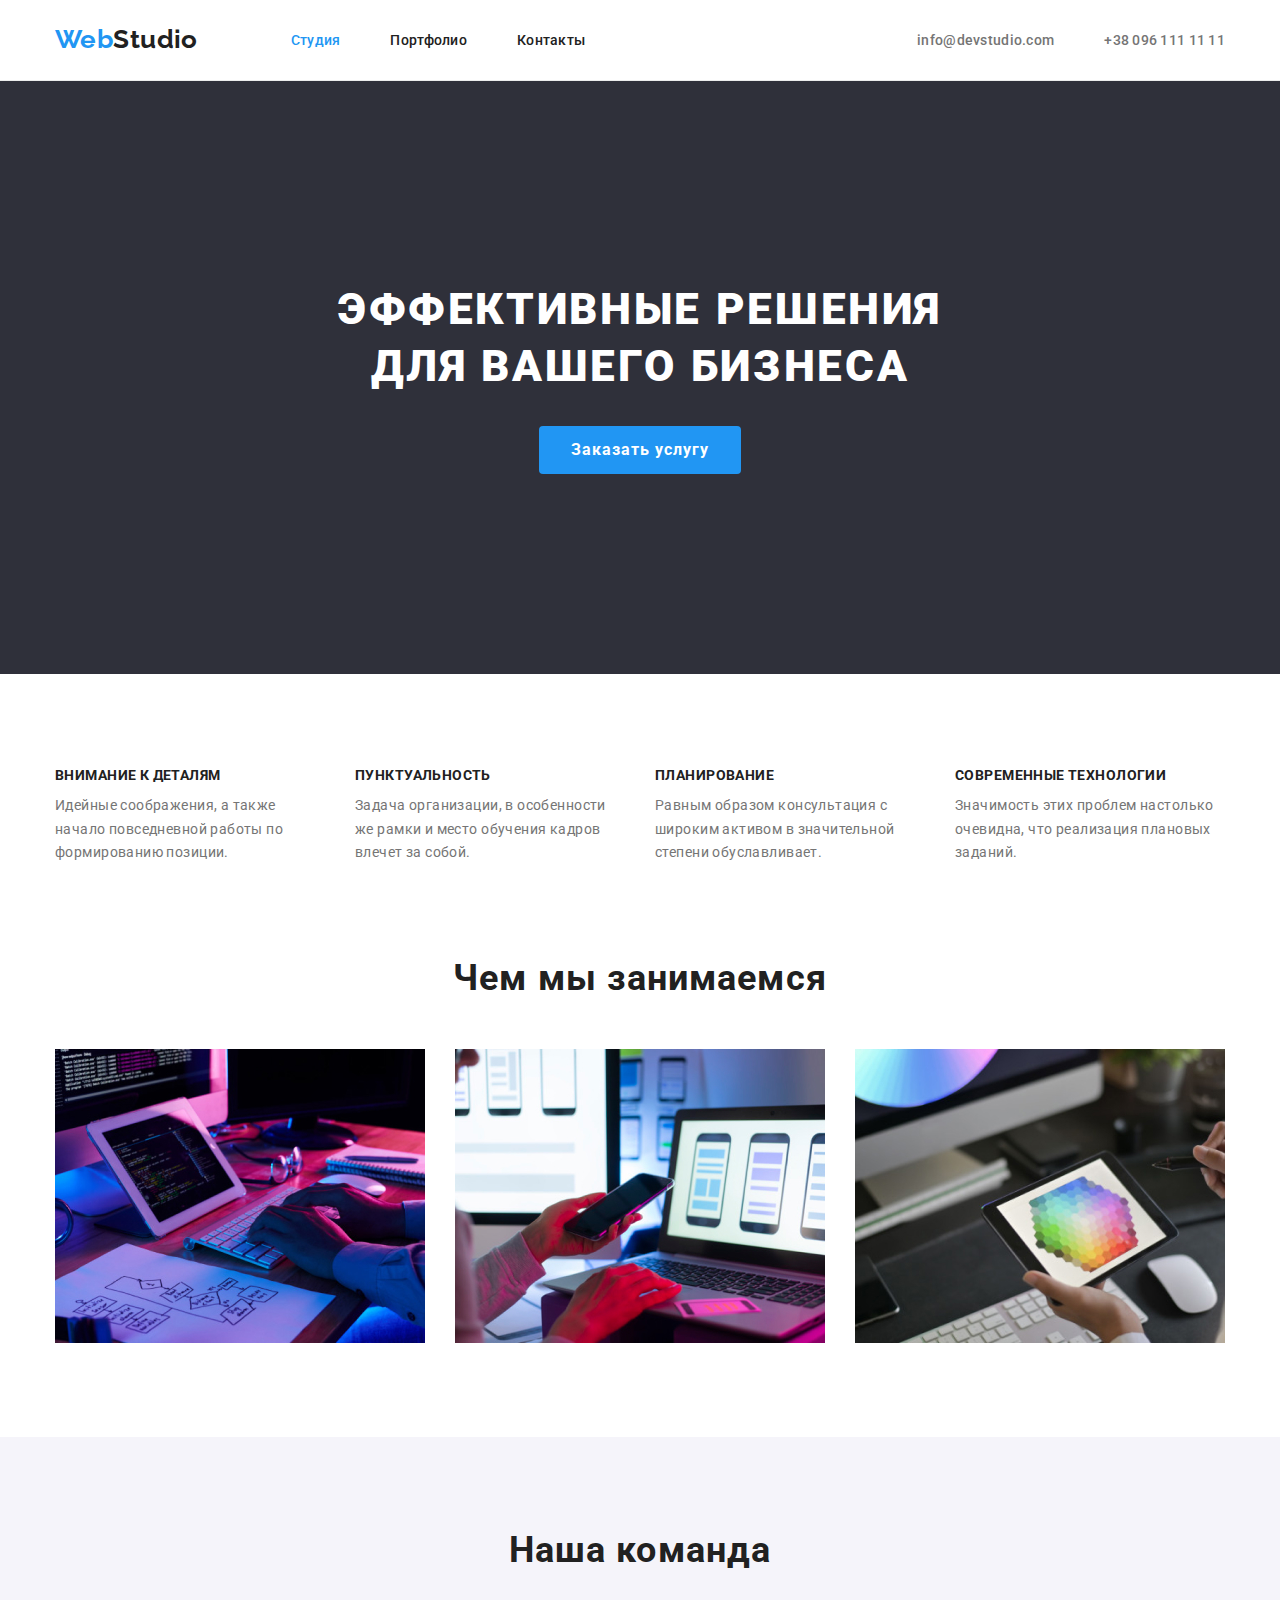
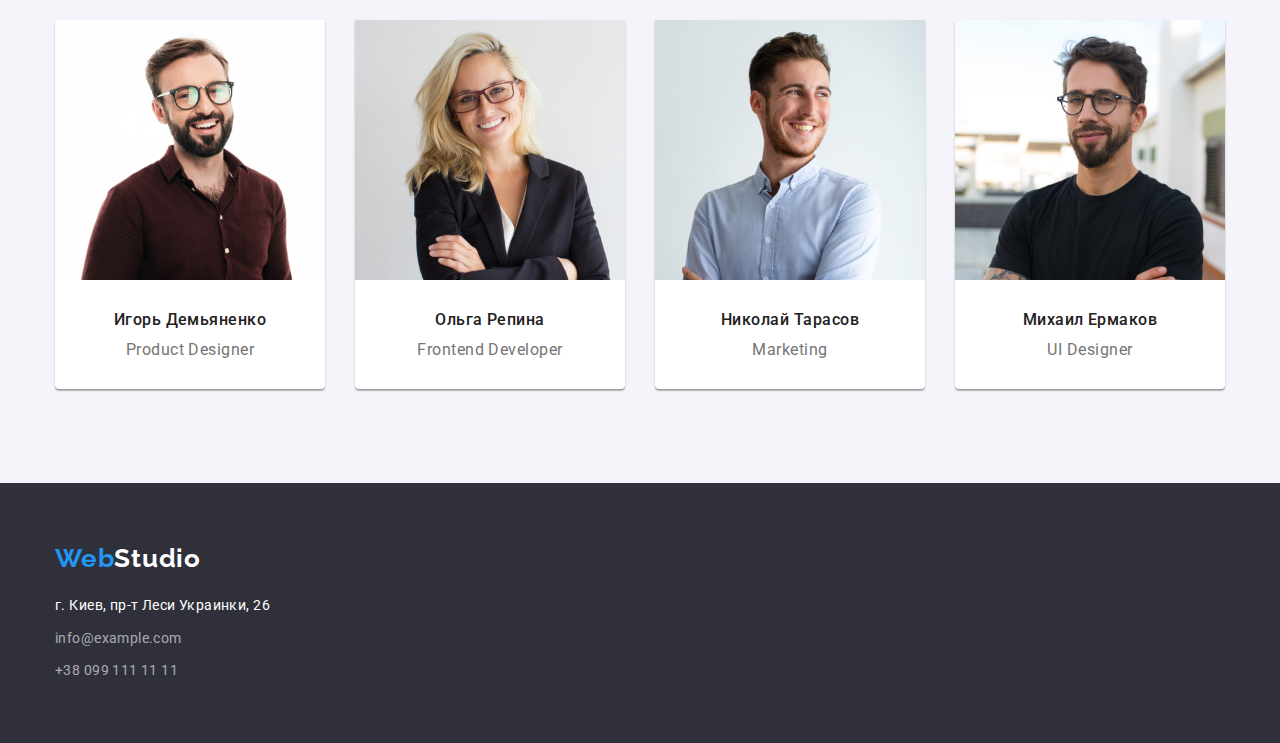
<file: index.html>
<!DOCTYPE html>
<html lang="ru">
<head>
    <meta charset="UTF-8">
    <meta http-equiv="X-UA-Compatible" content="IE=edge">
    <meta name="viewport" content="width=device-width, initial-scale=1.0">
    <title>Document</title>
    <link href="https://fonts.googleapis.com/css2?family=Raleway:wght@700&family=Roboto:wght@400;500;700;900&display=swap" rel="stylesheet">
    <link rel="stylesheet" href="https://cdnjs.cloudflare.com/ajax/libs/modern-normalize/1.1.0/modern-normalize.min.css">
    <link rel="stylesheet" href="css/styles.css">
</head>
<body class="body">
    <header class="header box">
        <div class="container header-container">
            <nav class="navigation">
                <p class="web-studio">Web<span class="studio-1">Studio</span></p>
                <ul class="list-style list-style-2">
                    <li class="nav-li"><a class="studio-2" href="index.html">Студия</a></li>
                    <li class="nav-li"><a class="portfolio-2" href="portfolio.html">Портфолио</a></li>
                    <li class="nav-li"><a class="contacts" href="">Контакты</a></li>
                </ul>
            </nav>   
            
              
                <ul class="list-style ul-contacts">
                    <li class="nav-li"><a class="mail" href="mailto:info@devstudio.com">info@devstudio.com</a> </li>
                    <li class="nav-li"><a class="telefon" href="tel:+380961111111">+38 096 111 11 11</a></li>
                 </ul>
               
            
        </div>
        
     </header>
    <!--main index html section-->
    <main>
        
            <section class="background hero">
                <div class="container">
            <h1 class="hero-title">Эффективные решения для вашего бизнеса</h1>
            <button class="button-background" type="button">Заказать услугу</button>
        </div>    
        </section>
        
        
            <section class="section">
                <div class="container">
                <h2 class="visually-hidden">Наши преимущества</h2>
            <ul class="list-style our-advantages">
                <li class="list-advantages">
                    <h3 class="title-advantages">Внимание к деталям</h3>
                    <p class="paragraph">Идейные соображения, а также начало повседневной работы по формированию позиции.</p>
                </li>
                <li class="list-advantages">
                    <h3 class="title-advantages">Пунктуальность</h3>
                    <p class="paragraph">Задача организации, в особенности же рамки и место обучения кадров влечет за собой.</p>
                </li>
                <li class="list-advantages">
                    <h3 class="title-advantages">Планирование</h3>
                    <p class="paragraph">Равным образом консультация с широким активом в значительной степени обуславливает.</p>
                </li>
                <li class="list-advantages">
                    <h3 class="title-advantages">Современные технологии</h3>
                    <p class="paragraph">Значимость этих проблем настолько очевидна, что реализация плановых заданий.</p>
                </li>
            </ul>
        </div>
            </section>
       
        
            <section class="section section-work">
                <div class="container">
            <h2 class="our-work">Чем мы занимаемся</h2>
            <ul class="list-style our-works">
                <li class="picture"><img src="images/img(4).jpg" width="370" alt="Programer working desk"></li>
                <li class="picture"><img src="images/img(5).jpg" width="370" alt="Application smartphones"></li>
                <li class="picture"><img src="images/img(6).jpg" width="370" alt="Web design with working colour selection graphic"></li>
            </ul>
                </div>
            </section>
        
        
            <section class="section team">
                <div class="container">
            <h2 class="our-command">Наша команда</h2>
            <ul class="list-style command">
                <li class="worker">
                    <img src="images/img.jpg" width="270" alt="Man">
                    <h3 class="ihor">Игорь Демьяненко</h3>
                    <p class="product-designer">Product Designer</p>
                </li>
                <li class="worker">
                    <img src="images/img(1).jpg" width="270" alt="Woman">
                    <h3 class="olga">Ольга Репина</h3>
                    <p class="frontend-developer">Frontend Developer</p>
                </li>
                <li class="worker">
                    <img src="images/img(2).jpg" width="270" alt="Man">
                    <h3 class="nikolai">Николай Тарасов</h3>
                <p class="marketing-2">Marketing</p>
                </li>
                <li class="worker">
                    <img src="images/img(3).jpg" width="270" alt="Man">
                    <h3 class="michael">Михаил Ермаков</h3>
                    <p class="ui-designer">UI Designer</p>
                </li>
               
            </ul>
                </div>
            </section>
        
    </main>
    <footer class="footer">
        <div class="container">
            <a class="web-studio-2" href="">Web<span class="studio-3">Studio</span></a>
        
        <address>
            <ul class="list-style">
           <li class="adress-footer"><p>г. Киев, пр-т Леси Украинки, 26</p></li>
           <li class="footer-mail"><a class="mail-footer" href="mailto:info@example.com">info@example.com</a></li>
            <li class="footer-tel"><a class="tel-footer" href="tel:+380991111111">+38 099 111 11 11</a></li>
            </ul>
        </address>
        </div>
    </footer>
</body>
</html>
</file>
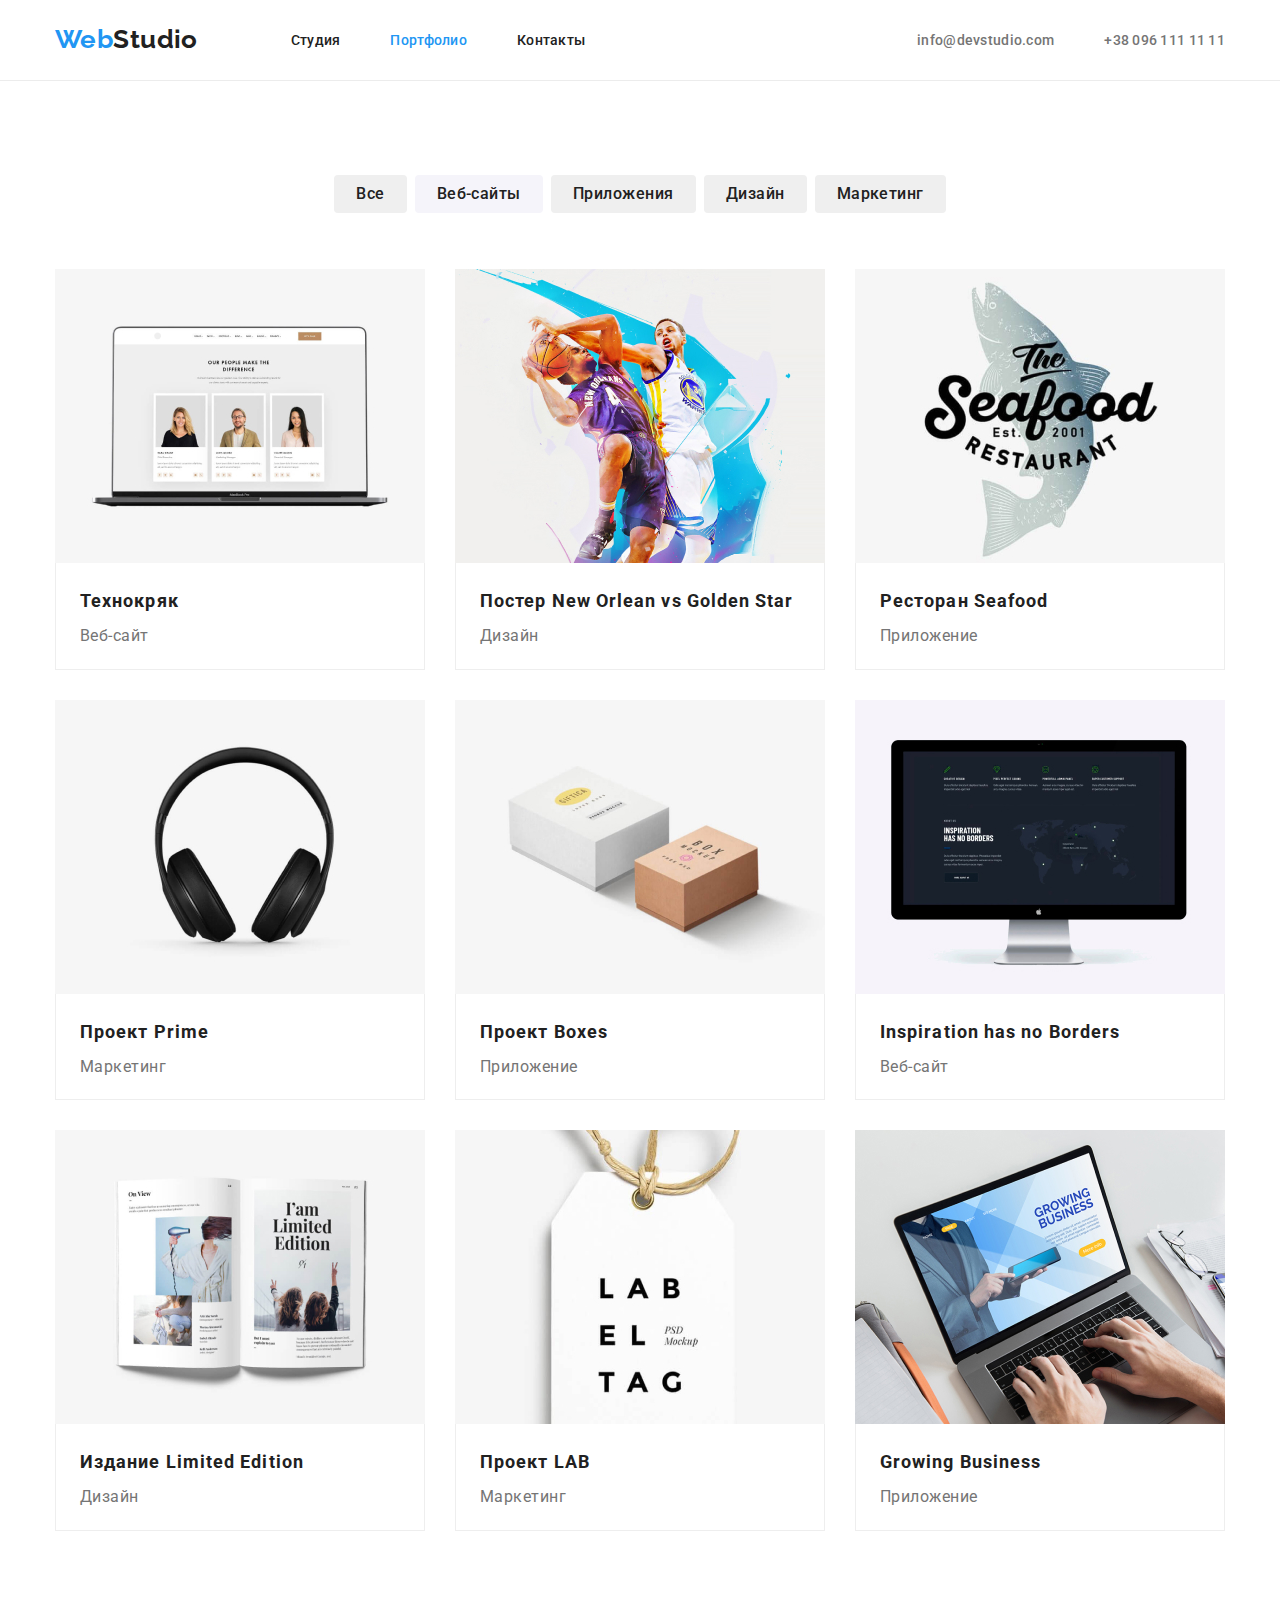
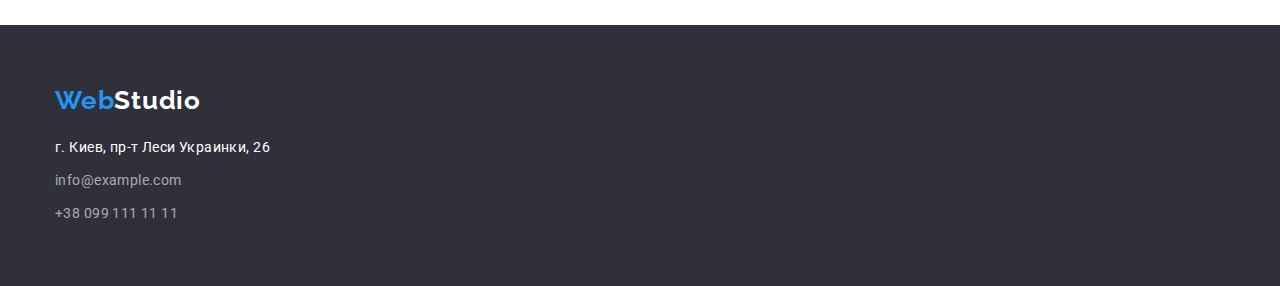
<file: portfolio.html>
<!DOCTYPE html>
<html lang="ru">
<head>
    <meta charset="UTF-8">
    <meta http-equiv="X-UA-Compatible" content="IE=edge">
    <meta name="viewport" content="width=device-width, initial-scale=1.0">
    <title>Document</title>
    <link rel="stylesheet" href="https://cdnjs.cloudflare.com/ajax/libs/modern-normalize/1.1.0/modern-normalize.min.css">
    <link href="https://fonts.googleapis.com/css2?family=Raleway:wght@700&family=Roboto:wght@400;500;700;900&display=swap" rel="stylesheet">
    <link rel="stylesheet" href="css/styles.css">
</head>
<body class="body">
    <!--header section-->
    <header class="header box">
        <div class="container header-container">
            <nav class="navigation">
                <p class="web-studio">Web<span class="studio-1">Studio</span></p>
                 <ul class="list-style list-style-2">
                     <li class="nav-li"><a class="studio" href="index.html">Студия</a></li>
                     <li class="nav-li"><a class="portfolio" href="portfolio.html">Портфолио</a></li>
                     <li class="nav-li"><a class="contacts" href="">Контакты</a></li>
                 </ul>
             </nav>   
             
                 <ul class="list-style ul-contacts">
                    <li class="nav-li"><a class="mail" href="mailto:info@devstudio.com">info@devstudio.com</a> </li>
                    <li class="nav-li"><a class="telefon" href="tel:+380961111111">+38 096 111 11 11</a></li>
                 </ul>
        </div>
       
        
      
        
        </header>
   <main>
    <!--main section-->
    
        <section class="section">
            <div class="container">
            <h1 class="visually-hidden">Портфолио</h1>
            <ul class="list-style portfolio-menu">
                <li class="li-all"><button type="button" class="all cursor">Все</button></li>
                <li class="li-web-sites"><button type="button" class="web-sites cursor">Веб-сайты</button></li>
                <li class="li-apps"><button type="button" class="apps cursor">Приложения</button></li>
                <li class="li-design"><button type="button" class="design cursor">Дизайн</button></li>
                <li class="li-marketing"><button type="button" class="marketing cursor">Маркетинг</button></li>
            </ul>
            
            <ul class="list-style ul-img">
                <li class="images">
                    <a class="picture-portfolio" href=""><img src="images-2/img(7).jpg" alt="" width="370">
                   <div class="title-picture"><h2 class="name-tile">Технокряк</h2>
                    <p class="name-paragraph">Веб-сайт</p>
                    </div>
                    </a>
                   
                </li>
                <li class="images">
                    <a class="picture-portfolio" href=""><img src="images-2/img(8).jpg" alt="" width="370">
                        <div class="title-picture"><h2 class="name-tile">Постер New Orlean vs Golden Star</h2>
                    <p class="name-paragraph">Дизайн</p>
                        </div>
                    </a>
                    
                </li>
                <li class="images">
                    <a class="picture-portfolio" href=""><img src="images-2/img(9).jpg" alt="" width="370">
                        <div class="title-picture"><h2 class="name-tile">Ресторан Seafood</h2>
                    <p class="name-paragraph">Приложение</p>
                        </div>
                    </a>
                   
                <li class="images">
                    <a class="picture-portfolio" href=""><img src="images-2/img(10).jpg" alt="" width="370">
                        <div class="title-picture"><h2 class="name-tile">Проект Prime</h2>
                    <p class="name-paragraph">Маркетинг</p>
                        </div>
                    </a>
                  
                </li>
                <li class="images">
                    <a class="picture-portfolio" href=""><img src="images-2/img(11).jpg" alt="" width="370">
                        <div class="title-picture"><h2 class="name-tile">Проект Boxes</h2>
                    <p class="name-paragraph">Приложение</p>
                        </div>
                    </a>
                    
                </li>
                <li class="images">
                    <a class="picture-portfolio" href=""><img src="images-2/img(12).jpg" alt="" width="370">
                        <div class="title-picture"><h2 class="name-tile">Inspiration has no Borders</h2>
                    <p class="name-paragraph">Веб-сайт</p>
                        </div>
                    </a>
                </li>
                <li class="images">
                    <a class="picture-portfolio" href=""><img src="images-2/img(13).jpg" alt="" width="370">
                        <div class="title-picture"><h2 class="name-tile">Издание Limited Edition</h2>
                    <p class="name-paragraph">Дизайн</p>
                        </div>
                    </a>
                </li>
                <li class="images">
                    <a class="picture-portfolio" href=""><img src="images-2/img(14).jpg" alt="" width="370">
                        <div class="title-picture"><h2 class="name-tile">Проект LAB</h2>
                    <p class="name-paragraph">Маркетинг</p>
                        </div>
                    </a>
                    
                </li>
                <li class="images">
                    <a class="picture-portfolio" href=""><img src="images-2/img(15).jpg" alt="" width="370">
                        <div class="title-picture"><h2 class="name-tile">Growing Business</h2>
                    <p class="name-paragraph">Приложение</p>
                        </div>
                    </a>
                </li>
            </ul>
            </div>
        </section>
   
    </main>
    <!--footer section-->
    <footer class="footer">
        <div class="container">
            <a class="web-studio-2" href="">Web<span class="studio-3">Studio</span></a>
        
        <address>
            <ul class="list-style">
           <li class="adress-footer"><p>г. Киев, пр-т Леси Украинки, 26</p></li>
           <li class="footer-mail"><a class="mail-footer" href="mailto:info@example.com">info@example.com</a></li>
            <li class="footer-tel"><a class="tel-footer" href="tel:+380991111111">+38 099 111 11 11</a></li>
            </ul>
        </address>
        </div>
    </footer>

</body>
</html>
</file>
<file: css/styles.css>
.body{
    font-family:Roboto, sans-serif;
    background:var(--white-color);
    font-size: 14px;
    letter-spacing: 0.03em;
    
    
}

h1,h2,h3,h4,h5,p{
    margin-top: 0;
    margin-bottom:0;
}
ul,ol{
    margin-top: 0;
    margin-bottom:0;
    padding-left:0;
}
img{
    display: block;
}
:root{
    --blue-color:#2196F3;
    --black-color:#212121;
    --grey-color:#757575;
    --white-color:#FFFFFF;
    --shade-color: rgba(255, 255, 255, 0.6);
    --background-color:#2F303A;
    --line-color:#ECECEC;
    --border-img:#EEEEEE;
    --command-color:#F5F4FA;
}
.container{
    width: 1200px;
    padding-left: 15px;
    padding-right: 15px;
    margin-left: auto;
    margin-right: auto;
}
/*Header section*/
.header-container{
    display: flex;
    align-items: center;
    
}
.box{
    
    border-bottom: 1px solid var(--line-color);
   
}
.header{
   
    background-color:var(--white-color);
}
.navigation{
    display: flex;
    align-items: center;
    
}
.list-style-2{
    display: flex;
    align-items: center;
}
.nav-li:not(:last-child) {
    margin-right: 50px;
}
.ul-contacts{
    display: flex;
    margin-left: auto;
    
}

.web-studio{
    margin-top: 24px;
    margin-bottom: 25px;
    margin-right: 93px;
   
font-family: 'Raleway';
font-weight: 700;

font-size: 26px;
line-height: 1.2;
color:var(--blue-color);
}
.studio-1{
    color:var(--black-color);
}

.list-style{
    list-style:none ;
   
    
}

.studio{

    font-weight: 500;
    font-size: 14px;
    line-height: 1.1;
    letter-spacing: 0.02em;
  color: var(--black-color);
    text-decoration: none;

}
.list-style .studio:hover,
.list-style .studio:focus{
    color:var(--blue-color);
}
.studio-2{
    margin-top: 32px;
    margin-bottom: 32px;

    font-weight: 500;
    font-size: 14px;
    line-height: 1.1;
    letter-spacing: 0.02em;
  color: var(--black-color);
  text-decoration: none;

}
.list-style .studio-2:hover,
.list-style .studio-2:focus,
.list-style .studio-2{
    color:var(--blue-color);
}


.portfolio{
    font-weight: 500;
font-size: 14px;
line-height: 1.1;
letter-spacing: 0.02em;
color: var(--black-color);
text-decoration: none;
}

.list-style .portfolio:hover,
.list-style .portfolio:focus,
.list-style .portfolio{
    color:var(--blue-color);
}
.portfolio-2{
    font-weight: 500;
font-size: 14px;
line-height: 1.1;
letter-spacing: 0.02em;
color: var(--black-color);
text-decoration: none;
}
.list-style .portfolio-2:hover,
.list-style .portfolio-2:focus{
    color: var(--blue-color);
}

.contacts{

   
    
    font-weight: 500;
    font-size: 14px;
    line-height: 1.1;
    letter-spacing: 0.02em;
color: var(--black-color);
    text-decoration: none;
    

}
.list-style .contacts:hover,
.list-style .contacts:focus{
    color:var(--blue-color);
}

.mail{

    
    font-style: normal;
    font-weight: 500;
    font-size: 14px;
    line-height: 1.1;
    letter-spacing: 0.02em;
    color: var(--grey-color);
    text-decoration: none;



}
.list-style .mail:hover,
.list-style .mail:focus{
    color:var(--blue-color);
}

.telefon{
   
    
    font-weight: 500;
    font-size: 14px;
    line-height: 1.1;
    letter-spacing: 0.02em;
    color: var(--grey-color);
    text-decoration: none;
    



}
.list-style .telefon:hover,
.list-style .telefon:focus{
    color:var(--blue-color);
}


/*Main section*/



.visually-hidden {
 position: absolute;
 width: 1px;
 height: 1px;
 margin: -1px;
 padding: 0;
 overflow: hidden;
 border: 0;
 clip: rect(0 0 0 0);
} 

.portfolio-menu{
    display: flex;
justify-content: center;
margin-bottom: 56px;
    }

.li-all{
margin-right: 8px;
    }
.all{
    padding-left: 22px;
    padding-right: 22px;
    padding-top: 6px;
    padding-bottom: 6px;
font-family:Roboto, sans-serif;
font-weight: 500;
font-size: 16px;
line-height: 1.6;
/* identical to box height, or 162% */
color: var(--black-color);
text-align: center;
letter-spacing: 0.03em;
border-radius: 4px;
border: 0;



   
}
.list-style .all:hover,
.list-style .all:focus{
    color:var(--white-color);
    background-color: var(--blue-color);
    box-shadow: 0px 3px 1px rgba(0, 0, 0, 0.1), 0px 1px 2px rgba(0, 0, 0, 0.08), 0px 2px 2px rgba(0, 0, 0, 0.12);

}


.cursor{
    cursor:pointer;
}

   .li-web-sites{
    margin-right: 8px;
   } 
    
.web-sites{
    padding-left: 22px;
    padding-right: 22px;
    padding-top: 6px;
    padding-bottom: 6px;
    background: var(--command-color);
    border-radius: 4px;
    font-family:Roboto, sans-serif;
    font-weight: 500;
    font-size: 16px;
    line-height: 26px;
    /* identical to box height, or 162% */
    color: var(--black-color);
    text-align: center;
    letter-spacing: 0.03em;
    border: 0;
    
    

    }
.list-style .web-sites:hover,
.list-style .web-sites:focus{
    color: var(--white-color);
    background-color: var(--blue-color);
    box-shadow: 0px 3px 1px rgba(0, 0, 0, 0.1), 0px 1px 2px rgba(0, 0, 0, 0.08), 0px 2px 2px rgba(0, 0, 0, 0.12);
}


.li-apps{
    margin-right: 8px;
    
}
.apps{
    padding-left: 22px;
    padding-right: 22px;
    padding-top: 6px;
    padding-bottom: 6px;
    font-family:Roboto, sans-serif;
    border-radius: 4px;
    font-weight: 500;
    font-size: 16px;
    line-height: 1.6;
    /* identical to box height, or 162% */
    text-align: center;
    letter-spacing: 0.03em;
    color: var(--black-color);
    border: 0;
}
.list-style .apps:hover,
.list-style .apps:focus{
    color:var(--white-color);
    background-color: var(--blue-color);
    box-shadow: 0px 3px 1px rgba(0, 0, 0, 0.1), 0px 1px 2px rgba(0, 0, 0, 0.08), 0px 2px 2px rgba(0, 0, 0, 0.12);
}

.li-design{
    margin-right: 8px;
    
}
.design{
    padding-left: 22px;
    padding-right: 22px;
    padding-top: 6px;
    padding-bottom: 6px;
   border: 0;
    border-radius: 4px;
    font-family:Roboto, sans-serif;
    font-weight: 500;
    font-size: 16px;
    line-height: 1.6;
    /* identical to box height, or 162% */
    color: var(--black-color);
    text-align: center;
    letter-spacing: 0.03em;
    
    
    
    }
    .list-style .design:hover,
    .list-style .design:focus{
        color: var(--white-color);
        background-color: var(--blue-color);
        box-shadow: 0px 3px 1px rgba(0, 0, 0, 0.1), 0px 1px 2px rgba(0, 0, 0, 0.08), 0px 2px 2px rgba(0, 0, 0, 0.12);
}

.marketing{
    padding-left: 22px;
    padding-right: 22px;
    padding-top: 6px;
    padding-bottom: 6px;
    border-radius: 4px;
    border: 0;
font-family:Roboto, sans-serif;
font-weight: 500;
font-size: 16px;
line-height: 1.6;

color: var(--black-color);
text-align: center;
letter-spacing: 0.03em;


}
    .list-style .marketing:hover,
    .list-style .marketing:focus{
        color: var(--white-color);
        background-color: var(--blue-color);
        box-shadow: 0px 3px 1px rgba(0, 0, 0, 0.1), 0px 1px 2px rgba(0, 0, 0, 0.08), 0px 2px 2px rgba(0, 0, 0, 0.12);
    }


    .ul-img{
        
        display: flex;
        flex-wrap: wrap;
        
        }
        
.images:not(:nth-child(3n)) {
    margin-right: 30px;
}
.images:not(:nth-last-child(-n+3)) {
    margin-bottom: 30px;
}
.title-picture{
    padding-left: 24px;
    padding-right: 24px;
    padding-top: 20px;
    padding-bottom: 20px;
    border-right: 1px solid var(--border-img);
    border-left:  1px solid var(--border-img);
    border-bottom:  1px solid var(--border-img);
}
        
.picture-portfolio{
   
    text-decoration: none;
}
.name-tile{
    font-weight: 700;
    font-size: 18px;
    line-height: 2;
    /* identical to box height, or 200% */
    letter-spacing: 0.06em;
   color: var(--black-color);
   margin-bottom: 4px;
}
.name-paragraph{
   
    font-size: 16px;
    line-height: 1.6;
    /* identical to box height, or 188% */
    letter-spacing: 0.03em;
    color: var(--grey-color);
  
}





/*Footer section*/

.footer{
background: var(--background-color);
padding-top: 60px;
padding-bottom: 60px;
}

.web-studio-2{
text-decoration: none;
font-family: 'Raleway';
font-style: normal;
font-weight: 700;
font-size: 26px;
line-height: 1.2;
letter-spacing: 0.03em;
color: var(--blue-color);
}
.studio-3{
    color: var(--white-color);
}

.adress-footer{
    margin-top: 20px;
    margin-bottom: 9px; 
    font-style: normal;
    font-weight: 400;


  
    font-size: 14px;
    line-height: 1.7;
    /* or 171% */
    
    letter-spacing: 0.03em;
    
    color: var(--white-color);
    



}
.mail-footer{
    margin-bottom: 9px;
  
    font-style: normal;
    font-weight: 400;
    font-size: 14px;
    line-height: 1.7;
    /* or 171% */
    
    letter-spacing: 0.03em;
    
    color: var(--shade-color);
    text-decoration: none;

}
.list-style .mail-footer:hover,
.list-style .mail-footer:focus{
    color:var(--blue-color);
}
.footer-mail{
    margin-bottom: 9px;
}


.tel-footer{
 
    font-style: normal;
    font-weight: 400;
    font-size: 14px;
    line-height: 1.7;
    /* or 171% */
    
    letter-spacing: 0.03em;
    
    color: var(--shade-color);
    text-decoration: none;
    

}
.list-style .tel-footer:hover,
.list-style .tel-footer:focus{
    color: var(--blue-color);
}



/*Main index html section*/

.background{
    background: var(--background-color);
    }
    .hero{
        padding-top: 200px;
        padding-bottom: 200px;
        text-align: center;
    }
.hero-title{
    width: 696px;
  margin-left: auto;
  margin-right: auto;
font-weight: 900;
font-size: 44px;
line-height: 1.3;
/* or 136% */

text-align: center;
letter-spacing: 0.06em;
text-transform: uppercase;

color: var(--white-color);

}
.button-background{
    background: var(--blue-color);
    margin-top: 30px;
    padding-left: 32px;
    padding-right: 32px;
    padding-top: 10px;
    padding-bottom: 10px;
    border: none;
    
    font-family:Roboto, sans-serif;
    font-weight: 700;
    font-size: 16px;
    line-height: 1.8;
    letter-spacing: 0.06em;
    color: var(--white-color);
    border-radius: 4px;
}

.section{
    padding-top: 94px;
    padding-bottom: 94px;
}
.visually-hidden {
    position: absolute;
    width: 1px;
    height: 1px;
    margin: -1px;
    padding: 0;
    overflow: hidden;
    border: 0;
    clip: rect(0 0 0 0);
   } 

.our-advantages{
    display: flex;
    align-items: center;
   justify-content: space-around;
}
.list-advantages:not(:last-child) {
    margin-right: 30px;
}
.title-advantages{
    width: 270px;

    font-weight: 700;
font-size: 14px;
line-height: 1.1;
letter-spacing: 0.03em;
text-transform: uppercase;
color: var(--black-color);

}
.paragraph{
    margin-top: 10px;
    width: 270px;

    font-size: 14px;
    line-height: 1.7;
    /* or 171% */
    
    letter-spacing: 0.03em;
    
    color: var(--grey-color);
    }
   
    .section-work{
        padding-top: 0;
    }
    
    .our-work{
       
        margin-bottom: 50px;
        font-weight: 700;
        font-size: 36px;
        line-height: 1.1;
        text-align: center;
        letter-spacing: 0.03em;
        
        color: var(--black-color);
        
    }
    .our-works{
        display: flex;
        }
       .picture:not(:last-child) {
        margin-right: 30px;
       } 
 
    .team{
        background: var(--command-color);
    }
    .our-command{
        
        margin-bottom: 50px;
      
        font-weight: 700;
font-size: 36px;
line-height: 1.1;
text-align: center;
letter-spacing: 0.03em;

color: var(--black-color);
  }
  .command{
    display: flex;
    
  }
  .worker{
    width: 270px;
    background: var(--white-color);


box-shadow: 0px 1px 3px rgba(0, 0, 0, 0.12), 0px 1px 1px rgba(0, 0, 0, 0.14), 0px 2px 1px rgba(0, 0, 0, 0.2);
border-radius: 0px 0px 4px 4px;

  }
  .worker:not(:last-child) {
    margin-right: 30px;
  }

    .ihor{
        
        margin-top: 30px;
        margin-bottom: 10px;
        
        font-weight: 500;
        font-size: 16px;
        line-height: 1.2;
        /* identical to box height */
        
        text-align: center;
        letter-spacing: 0.03em;
        color: var(--black-color);
       
        }
        .product-designer{
            
            margin-bottom: 30px;
           
            font-size: 16px;
            line-height: 1.2;
            text-align: center;
            letter-spacing: 0.03em;
            color: var(--grey-color);

        }
        .olga{
            margin-top: 30px;
            margin-bottom: 10px;
            font-weight: 500;
font-size: 16px;
line-height: 1.2;
/* identical to box height */
color: var(--black-color);
text-align: center;
letter-spacing: 0.03em;




        }
        .frontend-developer{
            margin-bottom: 30px;
            font-size: 16px;
            line-height: 1.2;
            /* identical to box height */
            
            text-align: center;
            letter-spacing: 0.03em;
            
            color: var(--grey-color);
            
        }
        .nikolai{
            margin-top: 30px;
            margin-bottom: 10px;
            font-weight: 500;
font-size: 16px;
line-height: 1.2;
/* identical to box height */
color: var(--black-color);
text-align: center;
letter-spacing: 0.03em;


        }
        .marketing-2{
            margin-bottom: 30px;
            font-size: 16px;
line-height: 1.2;
/* identical to box height */

text-align: center;
letter-spacing: 0.03em;

color: var(--grey-color);
        }
        .michael{
            margin-top: 30px;
            margin-bottom: 10px;
            font-weight: 500;
font-size: 16px;
line-height: 1.2;
/* identical to box height */
color: var(--black-color);
text-align: center;
letter-spacing: 0.03em;



        }
        .ui-designer{
            margin-bottom: 30px;
            font-size: 16px;
line-height: 1.2;
/* identical to box height */

text-align: center;
letter-spacing: 0.03em;

color: var(--grey-color);

        }
</file>
